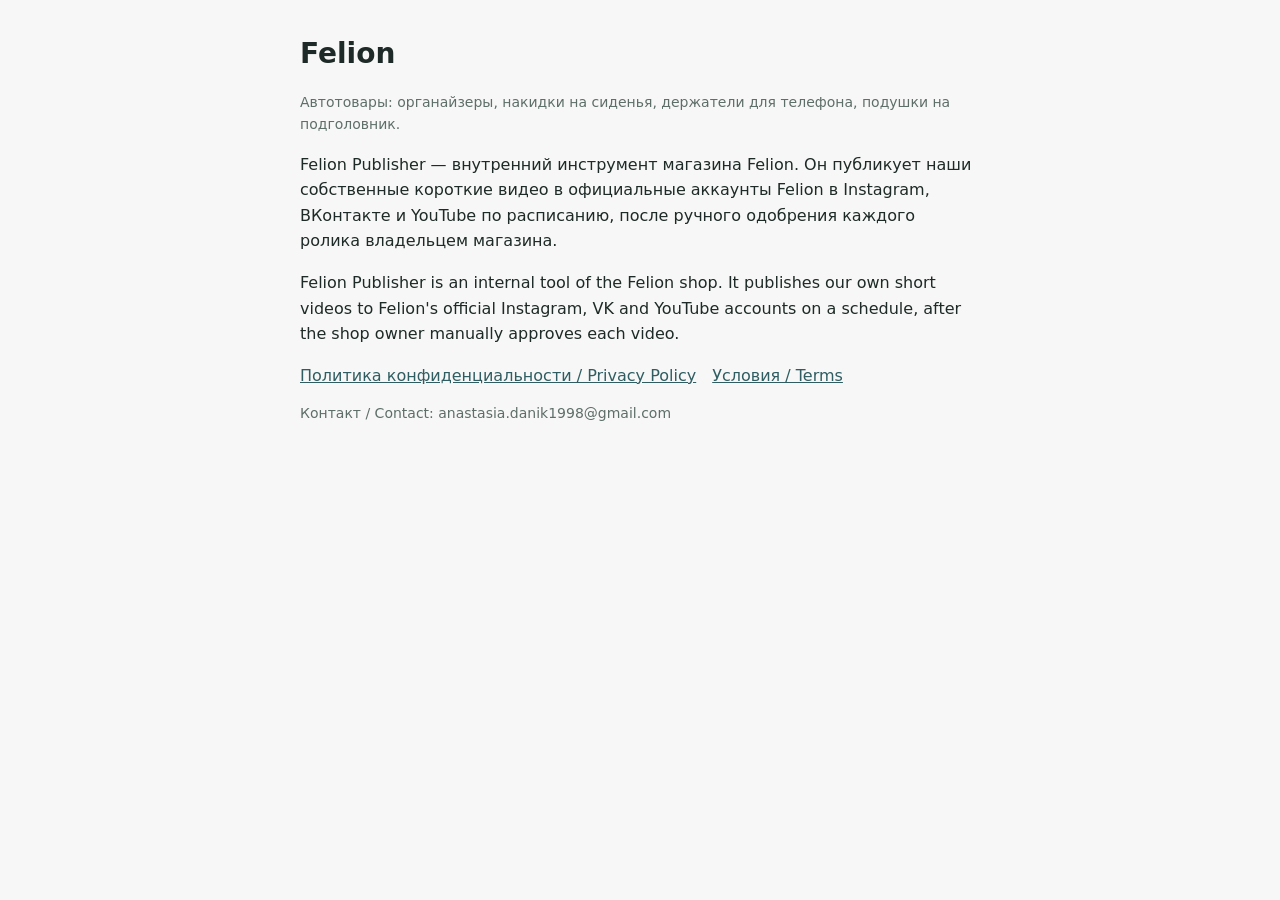
<file: index.html>
<!doctype html><html lang="ru"><head><meta charset="utf-8"><meta name="viewport" content="width=device-width,initial-scale=1">
<title>Felion</title><link rel="stylesheet" href="style.css"></head><body><main>
<h1>Felion</h1>
<p class="muted">Автотовары: органайзеры, накидки на сиденья, держатели для телефона, подушки на подголовник.</p>
<p>Felion Publisher — внутренний инструмент магазина Felion. Он публикует наши собственные короткие видео в официальные аккаунты Felion в Instagram, ВКонтакте и YouTube по расписанию, после ручного одобрения каждого ролика владельцем магазина.</p>
<p>Felion Publisher is an internal tool of the Felion shop. It publishes our own short videos to Felion's official Instagram, VK and YouTube accounts on a schedule, after the shop owner manually approves each video.</p>
<nav><a href="privacy.html">Политика конфиденциальности / Privacy Policy</a><a href="terms.html">Условия / Terms</a></nav>
<p class="muted">Контакт / Contact: anastasia.danik1998@gmail.com</p>
</main></body></html>
</file>
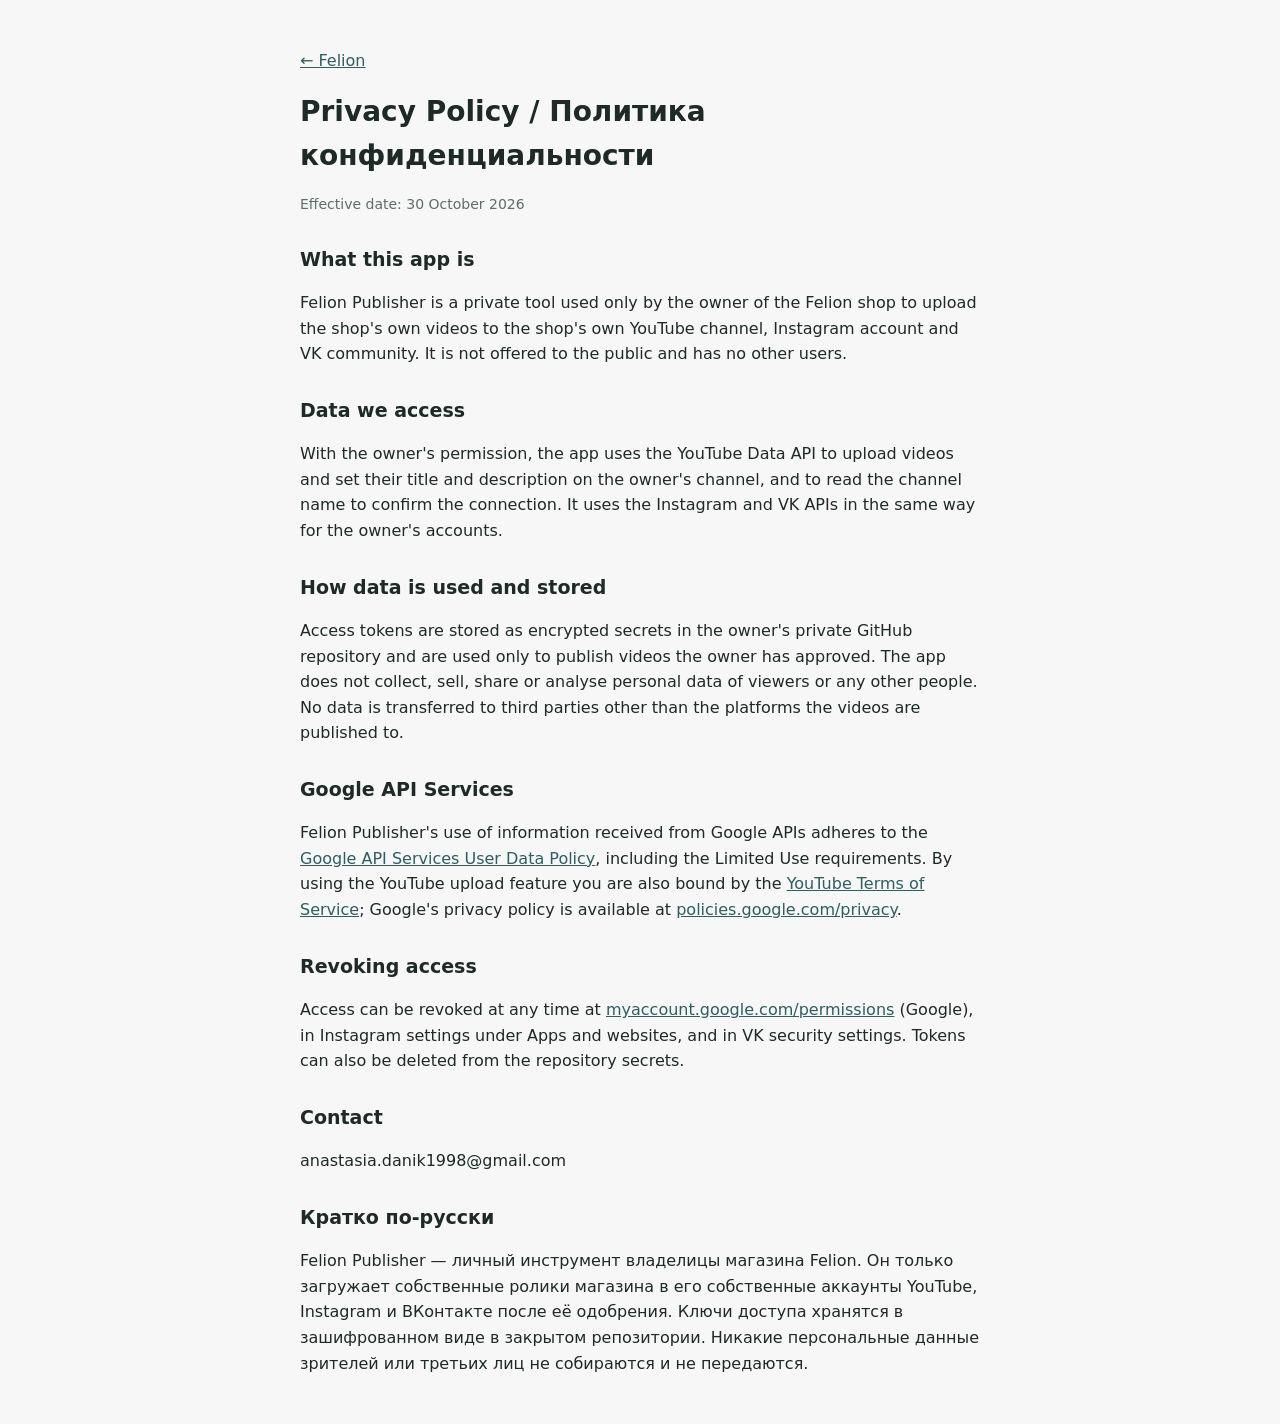
<file: privacy.html>
<!doctype html><html lang="ru"><head><meta charset="utf-8"><meta name="viewport" content="width=device-width,initial-scale=1">
<title>Felion — Privacy Policy</title><link rel="stylesheet" href="style.css"></head><body><main>
<p><a href="index.html">← Felion</a></p>
<h1>Privacy Policy / Политика конфиденциальности</h1>
<p class="muted">Effective date: 30 October 2026</p>

<h2>What this app is</h2>
<p>Felion Publisher is a private tool used only by the owner of the Felion shop to upload the shop's own videos to the shop's own YouTube channel, Instagram account and VK community. It is not offered to the public and has no other users.</p>

<h2>Data we access</h2>
<p>With the owner's permission, the app uses the YouTube Data API to upload videos and set their title and description on the owner's channel, and to read the channel name to confirm the connection. It uses the Instagram and VK APIs in the same way for the owner's accounts.</p>

<h2>How data is used and stored</h2>
<p>Access tokens are stored as encrypted secrets in the owner's private GitHub repository and are used only to publish videos the owner has approved. The app does not collect, sell, share or analyse personal data of viewers or any other people. No data is transferred to third parties other than the platforms the videos are published to.</p>

<h2>Google API Services</h2>
<p>Felion Publisher's use of information received from Google APIs adheres to the <a href="https://developers.google.com/terms/api-services-user-data-policy">Google API Services User Data Policy</a>, including the Limited Use requirements. By using the YouTube upload feature you are also bound by the <a href="https://www.youtube.com/t/terms">YouTube Terms of Service</a>; Google's privacy policy is available at <a href="https://policies.google.com/privacy">policies.google.com/privacy</a>.</p>

<h2>Revoking access</h2>
<p>Access can be revoked at any time at <a href="https://myaccount.google.com/permissions">myaccount.google.com/permissions</a> (Google), in Instagram settings under Apps and websites, and in VK security settings. Tokens can also be deleted from the repository secrets.</p>

<h2>Contact</h2>
<p>anastasia.danik1998@gmail.com</p>

<h2>Кратко по-русски</h2>
<p>Felion Publisher — личный инструмент владелицы магазина Felion. Он только загружает собственные ролики магазина в его собственные аккаунты YouTube, Instagram и ВКонтакте после её одобрения. Ключи доступа хранятся в зашифрованном виде в закрытом репозитории. Никакие персональные данные зрителей или третьих лиц не собираются и не передаются.</p>
</main></body></html>
</file>
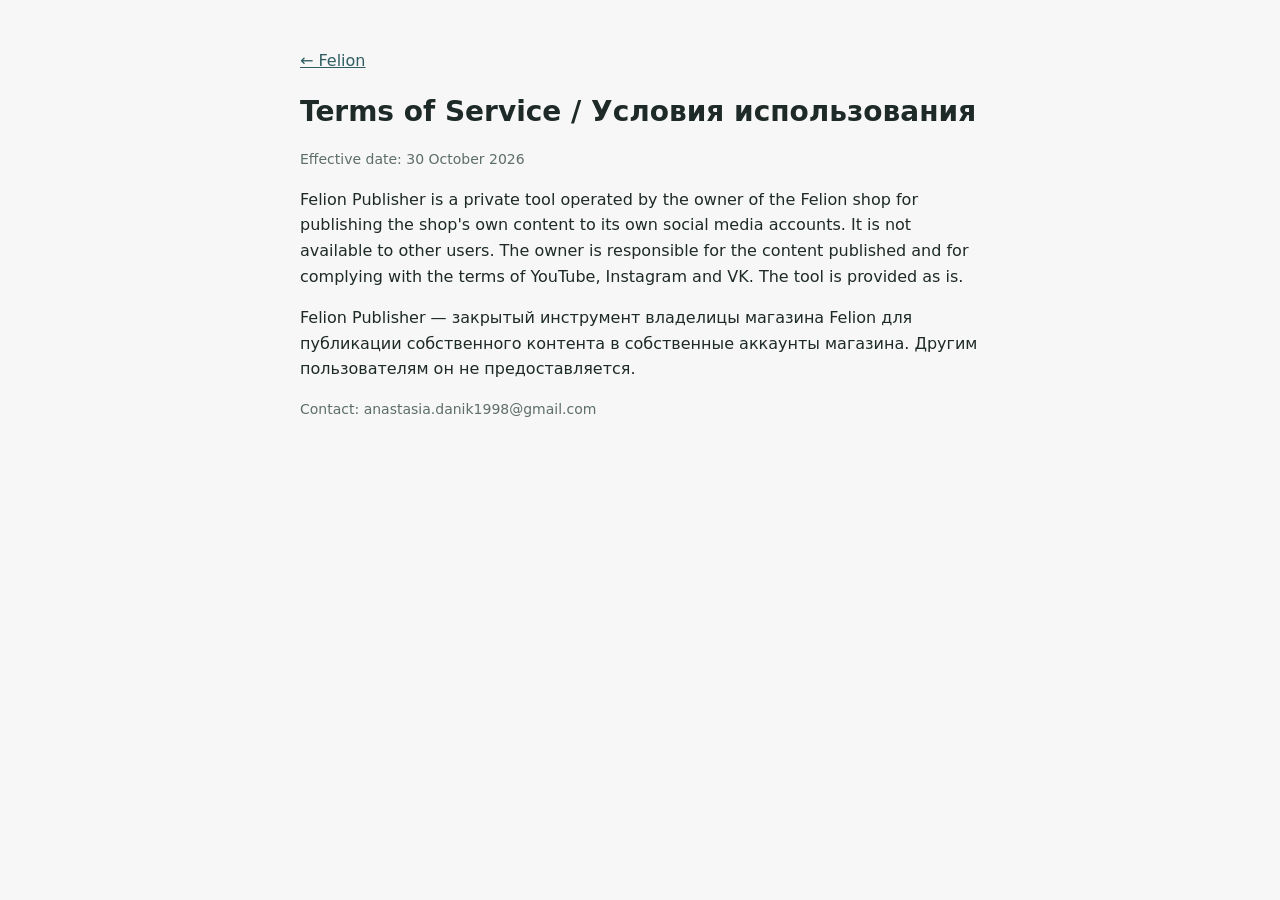
<file: terms.html>
<!doctype html><html lang="ru"><head><meta charset="utf-8"><meta name="viewport" content="width=device-width,initial-scale=1">
<title>Felion — Terms of Service</title><link rel="stylesheet" href="style.css"></head><body><main>
<p><a href="index.html">← Felion</a></p>
<h1>Terms of Service / Условия использования</h1>
<p class="muted">Effective date: 30 October 2026</p>
<p>Felion Publisher is a private tool operated by the owner of the Felion shop for publishing the shop's own content to its own social media accounts. It is not available to other users. The owner is responsible for the content published and for complying with the terms of YouTube, Instagram and VK. The tool is provided as is.</p>
<p>Felion Publisher — закрытый инструмент владелицы магазина Felion для публикации собственного контента в собственные аккаунты магазина. Другим пользователям он не предоставляется.</p>
<p class="muted">Contact: anastasia.danik1998@gmail.com</p>
</main></body></html>
</file>
<file: style.css>
:root{--bg:#f6f7f6;--fg:#1e2a27;--muted:#5e6e69;--accent:#2f5d62}
@media (prefers-color-scheme:dark){:root{--bg:#141a19;--fg:#e7eeeb;--muted:#9aaaa5;--accent:#7fb8bc}}
body{background:var(--bg);color:var(--fg);font:16px/1.6 system-ui,sans-serif;margin:0;padding:32px max(16px,env(safe-area-inset-left))}
main{max-width:680px;margin:0 auto}h1{font-size:28px;margin:0 0 4px}h2{font-size:19px;margin-top:28px}
a{color:var(--accent)}.muted{color:var(--muted);font-size:14px}nav a{margin-right:16px}
</file>
